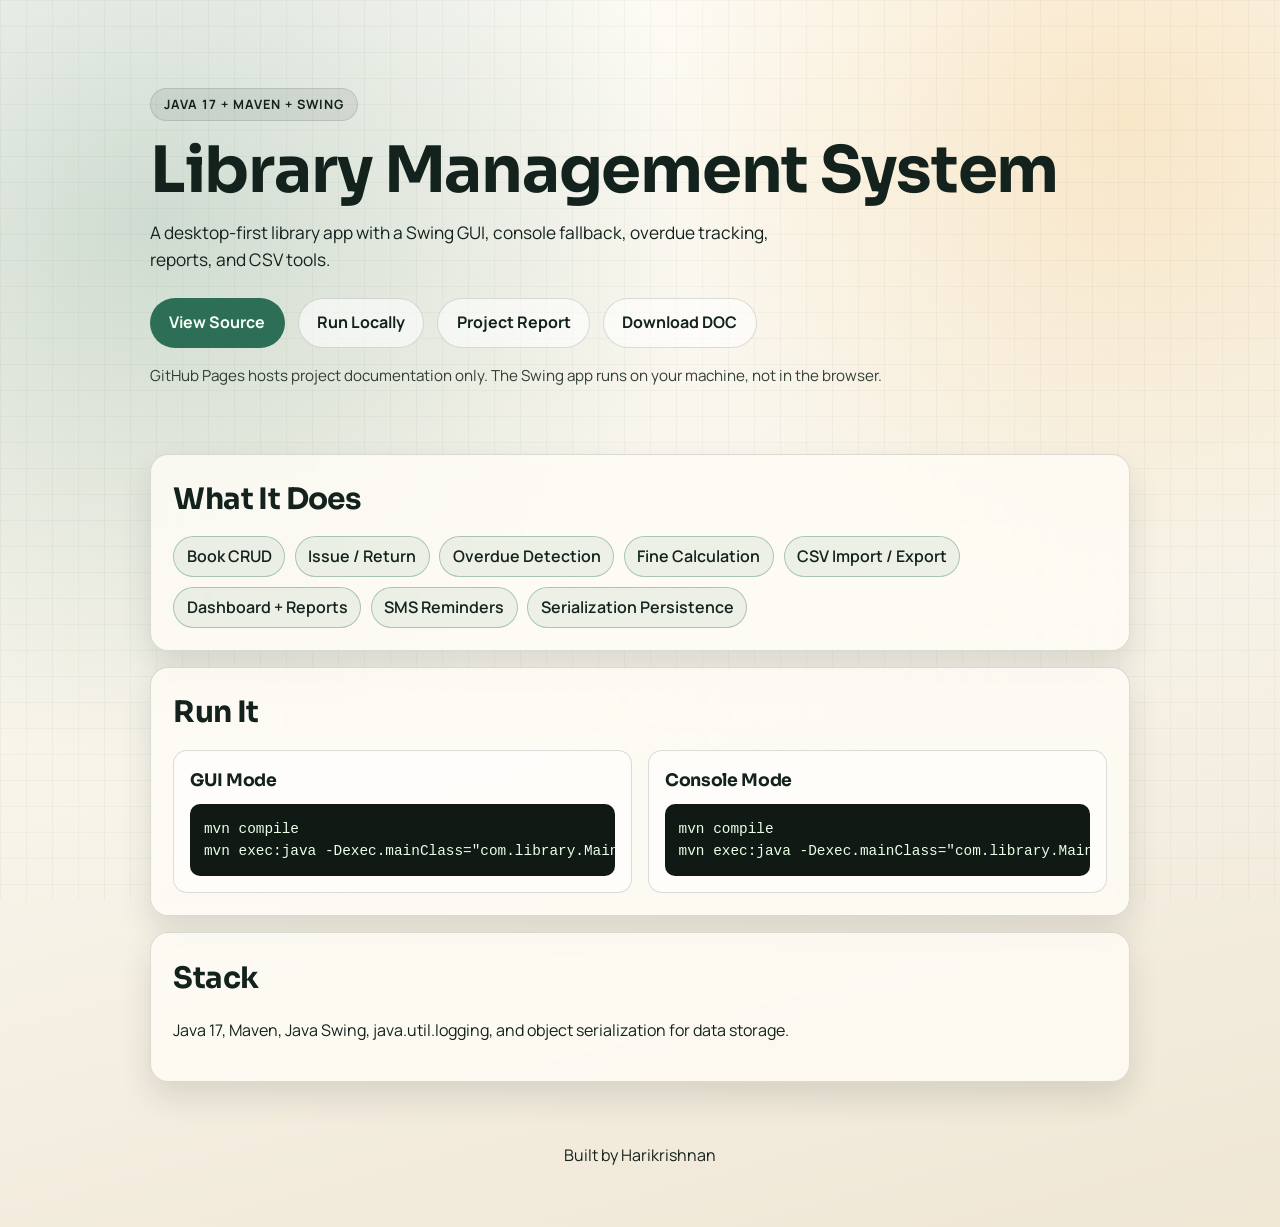
<file: docs/index.html>
<!doctype html>
<html lang="en">
<head>
  <meta charset="UTF-8">
  <meta name="viewport" content="width=device-width, initial-scale=1.0">
  <title>Library Management System</title>
  <meta name="description" content="Java Swing Library Management System: features, setup steps, and run commands.">
  <link rel="preconnect" href="https://fonts.googleapis.com">
  <link rel="preconnect" href="https://fonts.gstatic.com" crossorigin>
  <link href="https://fonts.googleapis.com/css2?family=Manrope:wght@400;600;700;800&family=Sora:wght@500;700&display=swap" rel="stylesheet">
  <link rel="stylesheet" href="styles.css">
</head>
<body>
  <div class="backdrop" aria-hidden="true"></div>

  <header class="hero reveal">
    <p class="eyebrow">Java 17 + Maven + Swing</p>
    <h1>Library Management System</h1>
    <p class="subtitle">
      A desktop-first library app with a Swing GUI, console fallback, overdue tracking, reports, and CSV tools.
    </p>
    <div class="hero-actions">
      <a class="btn primary" href="https://github.com/Harikrishnan120A/library-management-system" target="_blank" rel="noreferrer">View Source</a>
      <a class="btn ghost" href="#run">Run Locally</a>
      <a class="btn ghost" href="project-report.html">Project Report</a>
      <a class="btn ghost" href="project-report.doc" download>Download DOC</a>
    </div>
    <p class="note">GitHub Pages hosts project documentation only. The Swing app runs on your machine, not in the browser.</p>
  </header>

  <main>
    <section class="panel reveal" id="features">
      <h2>What It Does</h2>
      <div class="chips" role="list" aria-label="Feature list">
        <span role="listitem">Book CRUD</span>
        <span role="listitem">Issue / Return</span>
        <span role="listitem">Overdue Detection</span>
        <span role="listitem">Fine Calculation</span>
        <span role="listitem">CSV Import / Export</span>
        <span role="listitem">Dashboard + Reports</span>
        <span role="listitem">SMS Reminders</span>
        <span role="listitem">Serialization Persistence</span>
      </div>
    </section>

    <section class="panel reveal" id="run">
      <h2>Run It</h2>
      <div class="grid">
        <article>
          <h3>GUI Mode</h3>
          <pre><code>mvn compile
mvn exec:java -Dexec.mainClass="com.library.Main"</code></pre>
        </article>
        <article>
          <h3>Console Mode</h3>
          <pre><code>mvn compile
mvn exec:java -Dexec.mainClass="com.library.Main" -Dexec.args="--console"</code></pre>
        </article>
      </div>
    </section>

    <section class="panel reveal" id="stack">
      <h2>Stack</h2>
      <p>Java 17, Maven, Java Swing, java.util.logging, and object serialization for data storage.</p>
    </section>
  </main>

  <footer class="reveal">
    <p>Built by Harikrishnan</p>
  </footer>

  <script>
    const nodes = document.querySelectorAll('.reveal');
    const io = new IntersectionObserver((entries) => {
      entries.forEach((entry) => {
        if (entry.isIntersecting) {
          entry.target.classList.add('visible');
          io.unobserve(entry.target);
        }
      });
    }, { threshold: 0.2 });

    nodes.forEach((node, index) => {
      node.style.transitionDelay = `${index * 60}ms`;
      io.observe(node);
    });
  </script>
</body>
</html>
</file>
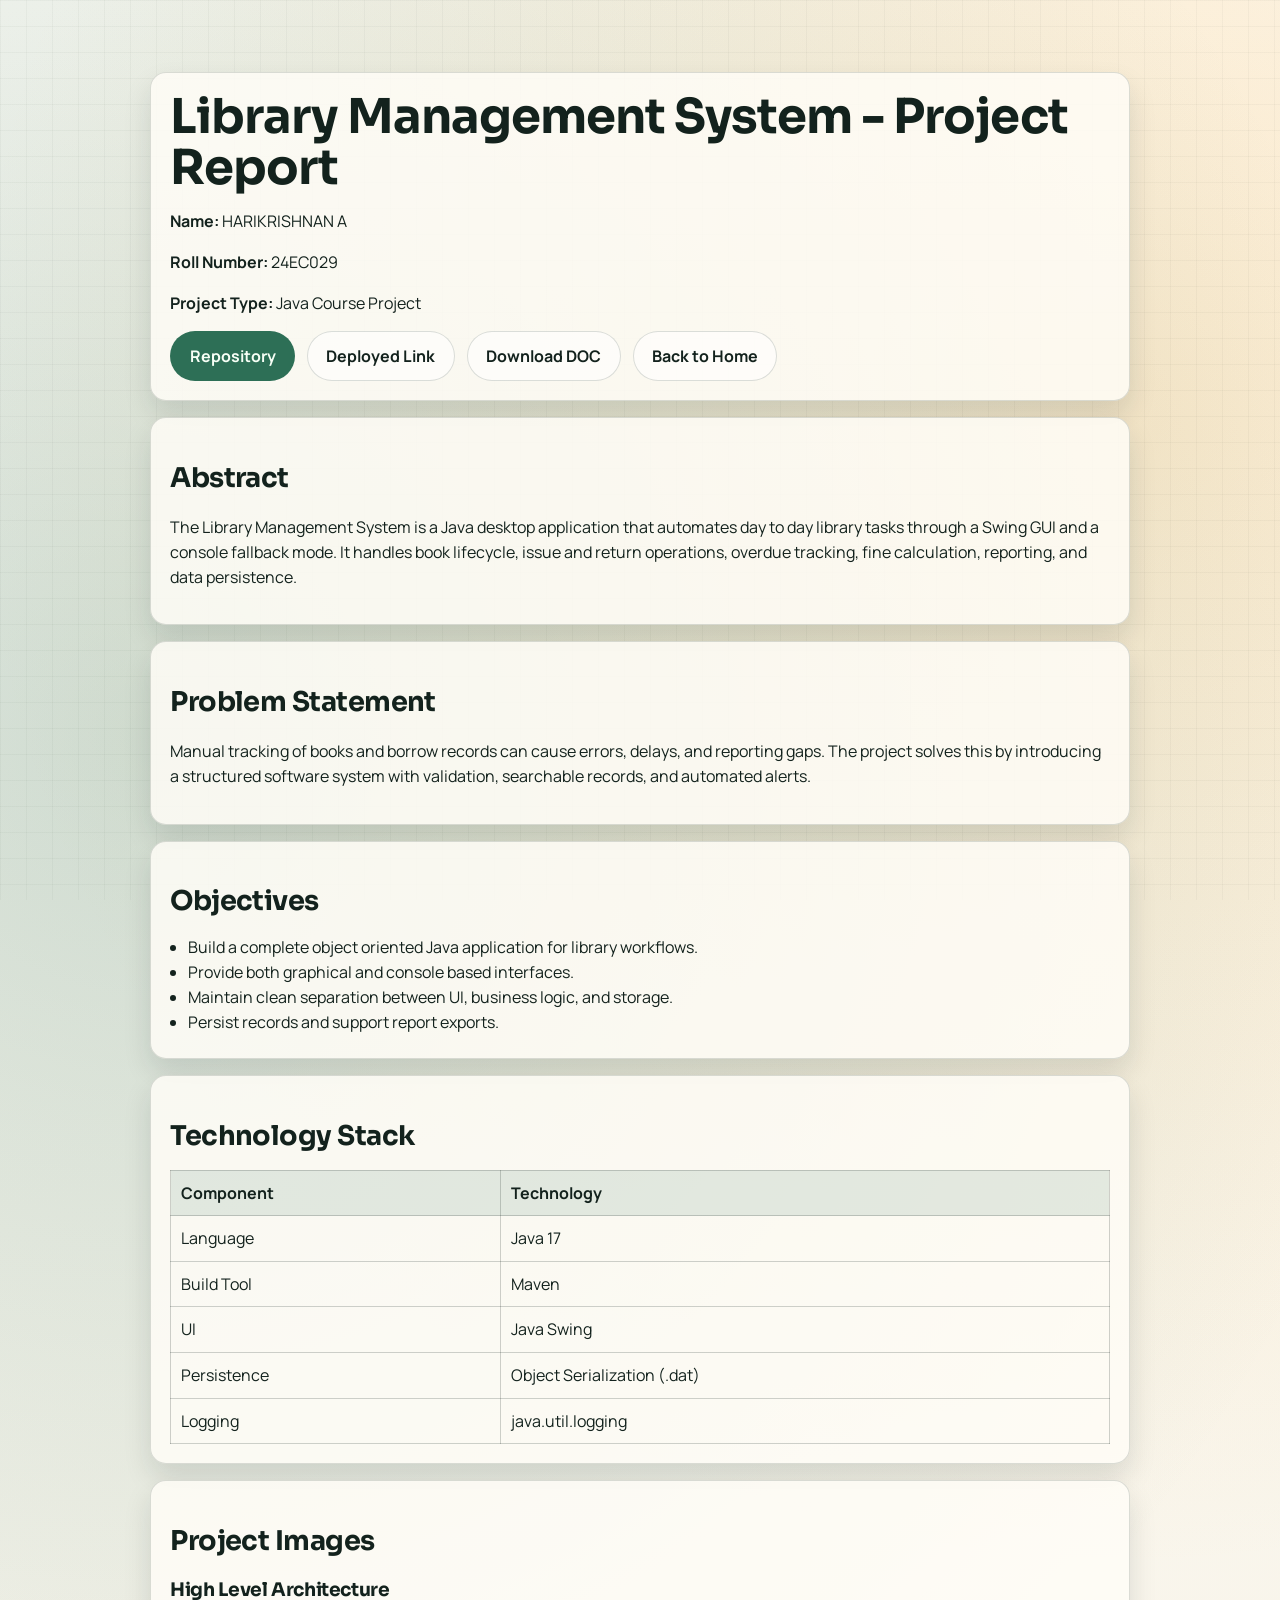
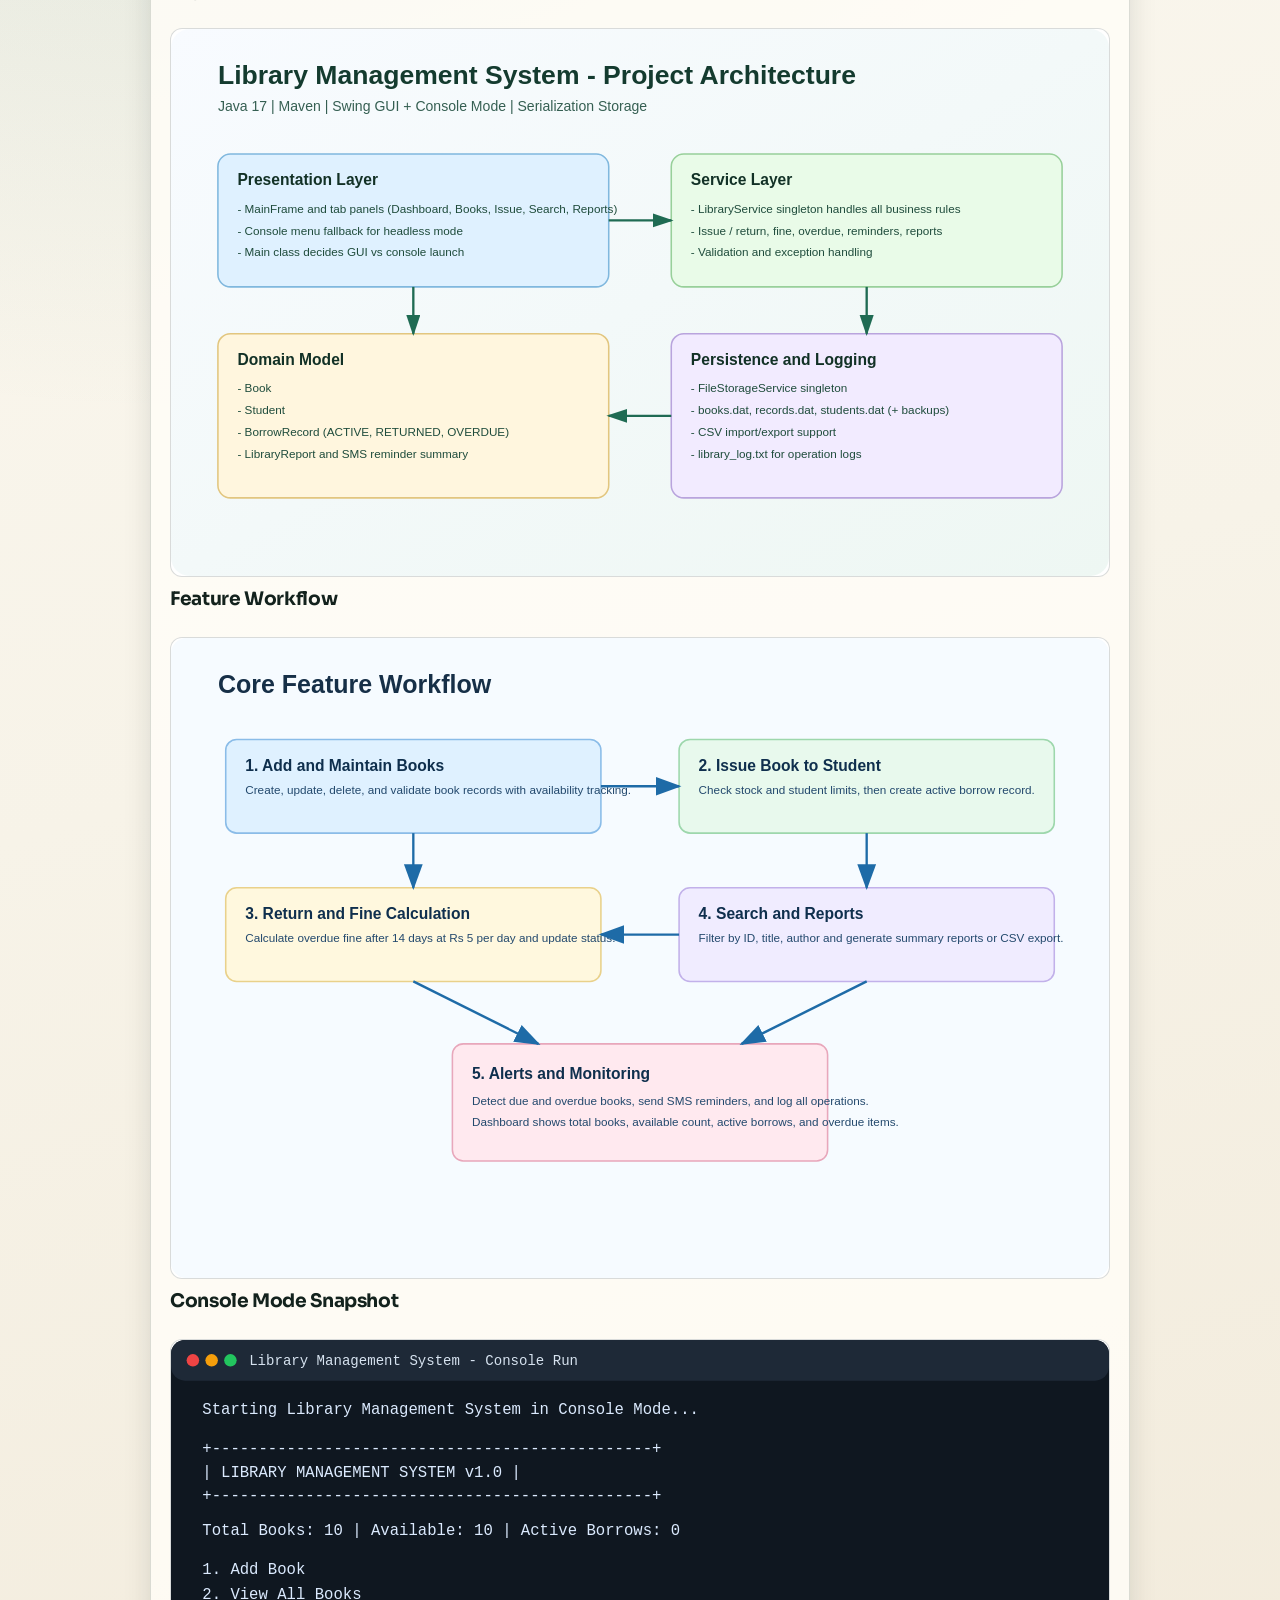
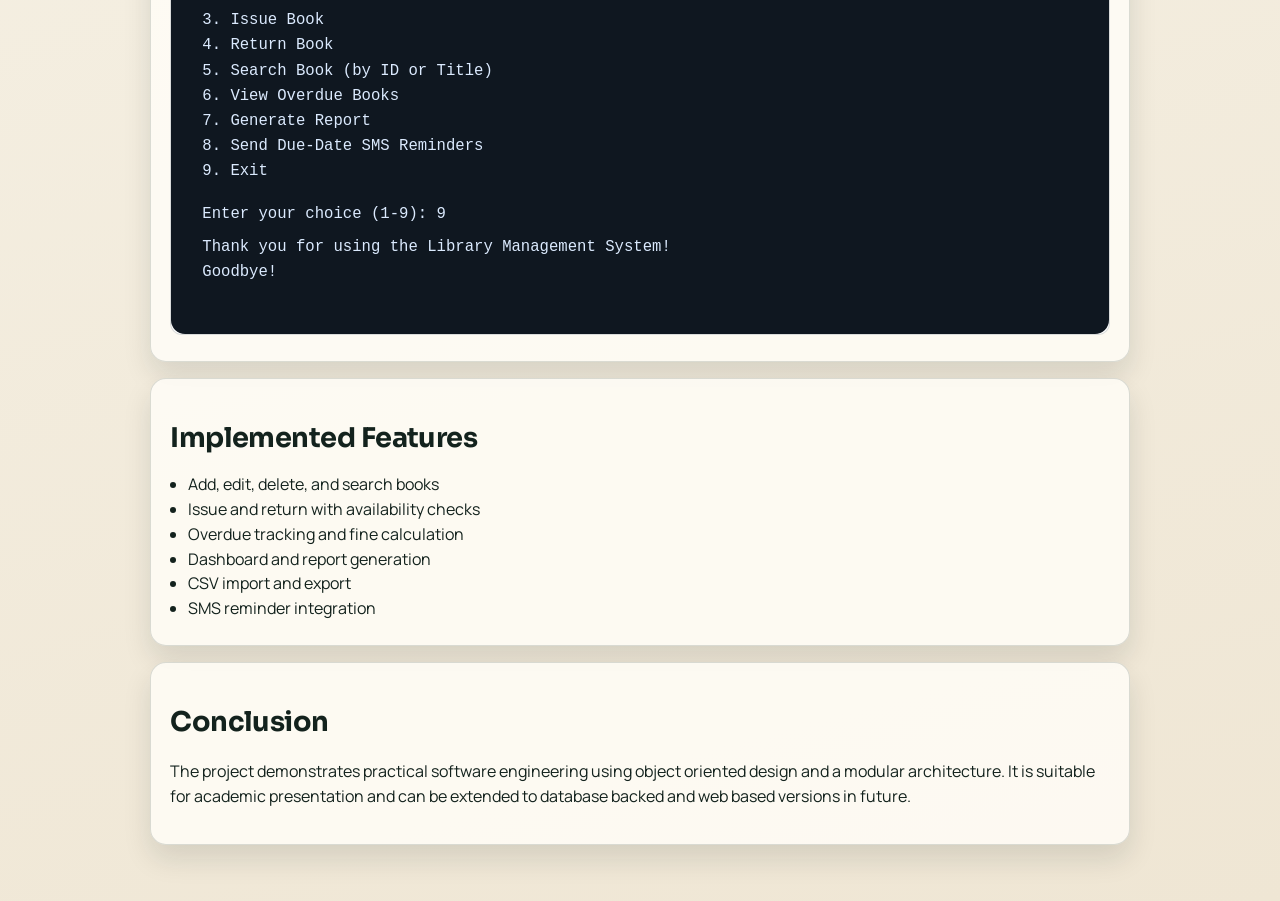
<file: docs/project-report.html>
<!doctype html>
<html lang="en">
<head>
  <meta charset="UTF-8">
  <meta name="viewport" content="width=device-width, initial-scale=1.0">
  <title>Project Report - Library Management System</title>
  <meta name="description" content="Project report for Library Management System by Harikrishnan A.">
  <link rel="preconnect" href="https://fonts.googleapis.com">
  <link rel="preconnect" href="https://fonts.gstatic.com" crossorigin>
  <link href="https://fonts.googleapis.com/css2?family=Manrope:wght@400;600;700;800&family=Sora:wght@500;700&display=swap" rel="stylesheet">
  <link rel="stylesheet" href="styles.css">
  <style>
    .report-page {
      width: min(980px, 92vw);
      margin: 0 auto;
      padding: 3.5rem 0 2.5rem;
    }

    .report-page h1,
    .report-page h2,
    .report-page h3 {
      font-family: "Sora", "Trebuchet MS", sans-serif;
      margin: 0 0 0.8rem;
    }

    .report-page h1 {
      font-size: clamp(2rem, 4.8vw, 3rem);
    }

    .report-page h2 {
      font-size: clamp(1.25rem, 2.8vw, 1.7rem);
      margin-top: 1.2rem;
    }

    .report-card {
      background: rgba(255, 253, 247, 0.84);
      border: 1px solid rgba(19, 34, 29, 0.15);
      border-radius: 16px;
      box-shadow: 0 14px 28px rgba(19, 34, 29, 0.12);
      padding: 1.2rem;
      margin: 1rem 0;
    }

    .report-page table {
      width: 100%;
      border-collapse: collapse;
      margin-top: 0.6rem;
    }

    .report-page th,
    .report-page td {
      border: 1px solid rgba(19, 34, 29, 0.2);
      padding: 0.62rem;
      text-align: left;
    }

    .report-page th {
      background: rgba(45, 111, 86, 0.12);
    }

    .report-page ul {
      padding-left: 1.1rem;
      margin: 0.4rem 0 0.3rem;
    }

    .report-page img {
      width: 100%;
      border-radius: 12px;
      border: 1px solid rgba(19, 34, 29, 0.16);
      background: #fff;
      margin-top: 0.7rem;
    }

    .top-actions {
      display: flex;
      gap: 0.75rem;
      flex-wrap: wrap;
      margin-top: 1rem;
    }
  </style>
</head>
<body>
  <div class="backdrop" aria-hidden="true"></div>

  <main class="report-page">
    <section class="report-card reveal visible">
      <h1>Library Management System - Project Report</h1>
      <p><strong>Name:</strong> HARIKRISHNAN A</p>
      <p><strong>Roll Number:</strong> 24EC029</p>
      <p><strong>Project Type:</strong> Java Course Project</p>
      <div class="top-actions">
        <a class="btn primary" href="https://github.com/Harikrishnan120A/library-management-system" target="_blank" rel="noreferrer">Repository</a>
        <a class="btn ghost" href="https://harikrishnan120a.github.io/library-management-system/" target="_blank" rel="noreferrer">Deployed Link</a>
        <a class="btn ghost" href="project-report.doc" download>Download DOC</a>
        <a class="btn ghost" href="index.html">Back to Home</a>
      </div>
    </section>

    <section class="report-card reveal visible">
      <h2>Abstract</h2>
      <p>The Library Management System is a Java desktop application that automates day to day library tasks through a Swing GUI and a console fallback mode. It handles book lifecycle, issue and return operations, overdue tracking, fine calculation, reporting, and data persistence.</p>
    </section>

    <section class="report-card reveal visible">
      <h2>Problem Statement</h2>
      <p>Manual tracking of books and borrow records can cause errors, delays, and reporting gaps. The project solves this by introducing a structured software system with validation, searchable records, and automated alerts.</p>
    </section>

    <section class="report-card reveal visible">
      <h2>Objectives</h2>
      <ul>
        <li>Build a complete object oriented Java application for library workflows.</li>
        <li>Provide both graphical and console based interfaces.</li>
        <li>Maintain clean separation between UI, business logic, and storage.</li>
        <li>Persist records and support report exports.</li>
      </ul>
    </section>

    <section class="report-card reveal visible">
      <h2>Technology Stack</h2>
      <table>
        <thead>
          <tr>
            <th>Component</th>
            <th>Technology</th>
          </tr>
        </thead>
        <tbody>
          <tr>
            <td>Language</td>
            <td>Java 17</td>
          </tr>
          <tr>
            <td>Build Tool</td>
            <td>Maven</td>
          </tr>
          <tr>
            <td>UI</td>
            <td>Java Swing</td>
          </tr>
          <tr>
            <td>Persistence</td>
            <td>Object Serialization (.dat)</td>
          </tr>
          <tr>
            <td>Logging</td>
            <td>java.util.logging</td>
          </tr>
        </tbody>
      </table>
    </section>

    <section class="report-card reveal visible">
      <h2>Project Images</h2>
      <h3>High Level Architecture</h3>
      <img src="images/project-architecture.svg" alt="Library Management System architecture diagram">
      <h3>Feature Workflow</h3>
      <img src="images/feature-workflow.svg" alt="Feature workflow diagram showing issue return report flow">
      <h3>Console Mode Snapshot</h3>
      <img src="images/console-output.svg" alt="Console mode sample output">
    </section>

    <section class="report-card reveal visible">
      <h2>Implemented Features</h2>
      <ul>
        <li>Add, edit, delete, and search books</li>
        <li>Issue and return with availability checks</li>
        <li>Overdue tracking and fine calculation</li>
        <li>Dashboard and report generation</li>
        <li>CSV import and export</li>
        <li>SMS reminder integration</li>
      </ul>
    </section>

    <section class="report-card reveal visible">
      <h2>Conclusion</h2>
      <p>The project demonstrates practical software engineering using object oriented design and a modular architecture. It is suitable for academic presentation and can be extended to database backed and web based versions in future.</p>
    </section>
  </main>
</body>
</html>
</file>
<file: docs/styles.css>
:root {
  --paper: #f7f3e8;
  --ink: #13221d;
  --leaf: #2d6f56;
  --leaf-deep: #1d4f3d;
  --gold: #f0b24f;
  --card: rgba(255, 253, 247, 0.8);
  --border: rgba(19, 34, 29, 0.15);
  --shadow: 0 16px 32px rgba(19, 34, 29, 0.12);
}

* {
  box-sizing: border-box;
}

html,
body {
  margin: 0;
  padding: 0;
}

body {
  min-height: 100vh;
  font-family: "Manrope", "Segoe UI", sans-serif;
  color: var(--ink);
  background:
    radial-gradient(circle at 12% 18%, rgba(45, 111, 86, 0.22), transparent 36%),
    radial-gradient(circle at 88% 10%, rgba(240, 178, 79, 0.25), transparent 30%),
    linear-gradient(165deg, #fffdf8 0%, var(--paper) 55%, #efe6d4 100%);
  line-height: 1.55;
}

.backdrop {
  position: fixed;
  inset: 0;
  background-image:
    linear-gradient(90deg, rgba(19, 34, 29, 0.03) 1px, transparent 1px),
    linear-gradient(180deg, rgba(19, 34, 29, 0.03) 1px, transparent 1px);
  background-size: 26px 26px;
  pointer-events: none;
  z-index: -1;
}

main,
header,
footer {
  width: min(980px, 92vw);
  margin: 0 auto;
}

.hero {
  padding: 5.5rem 0 2.2rem;
}

.eyebrow {
  display: inline-block;
  margin: 0;
  padding: 0.35rem 0.8rem;
  background: rgba(19, 34, 29, 0.08);
  border: 1px solid rgba(19, 34, 29, 0.12);
  border-radius: 999px;
  font-size: 0.8rem;
  font-weight: 700;
  letter-spacing: 0.08em;
  text-transform: uppercase;
}

h1,
h2,
h3 {
  font-family: "Sora", "Trebuchet MS", sans-serif;
  letter-spacing: -0.02em;
  margin: 0;
}

h1 {
  margin-top: 1rem;
  font-size: clamp(2.2rem, 5vw, 4.1rem);
  line-height: 1.05;
}

.subtitle {
  max-width: 60ch;
  margin-top: 1rem;
  font-size: 1.08rem;
}

.hero-actions {
  margin-top: 1.5rem;
  display: flex;
  gap: 0.8rem;
  flex-wrap: wrap;
}

.btn {
  display: inline-flex;
  align-items: center;
  justify-content: center;
  border-radius: 999px;
  padding: 0.72rem 1.15rem;
  font-weight: 700;
  text-decoration: none;
  border: 1px solid transparent;
  transition: transform 0.2s ease, box-shadow 0.2s ease, background 0.2s ease;
}

.btn:hover {
  transform: translateY(-2px);
  box-shadow: var(--shadow);
}

.btn.primary {
  background: var(--leaf);
  color: #f7fff6;
}

.btn.primary:hover {
  background: var(--leaf-deep);
}

.btn.ghost {
  border-color: var(--border);
  color: var(--ink);
  background: rgba(255, 255, 255, 0.58);
}

.note {
  margin-top: 1rem;
  font-size: 0.95rem;
  opacity: 0.86;
}

.panel {
  background: var(--card);
  border: 1px solid var(--border);
  border-radius: 18px;
  box-shadow: var(--shadow);
  padding: 1.4rem;
  margin: 1rem 0;
  backdrop-filter: blur(4px);
}

.panel h2 {
  margin-bottom: 0.85rem;
  font-size: clamp(1.35rem, 2.7vw, 1.85rem);
}

.chips {
  display: flex;
  flex-wrap: wrap;
  gap: 0.6rem;
}

.chips span {
  border: 1px solid rgba(45, 111, 86, 0.35);
  background: rgba(45, 111, 86, 0.08);
  border-radius: 999px;
  padding: 0.44rem 0.78rem;
  font-weight: 600;
}

.grid {
  display: grid;
  grid-template-columns: repeat(2, minmax(0, 1fr));
  gap: 1rem;
}

article {
  background: rgba(255, 255, 255, 0.62);
  border: 1px solid var(--border);
  border-radius: 14px;
  padding: 1rem;
}

article h3 {
  margin-bottom: 0.65rem;
  font-size: 1.08rem;
}

pre {
  margin: 0;
  overflow-x: auto;
  padding: 0.85rem;
  border-radius: 10px;
  background: #101914;
  color: #e9ffe6;
}

code {
  font-family: "Consolas", "Courier New", monospace;
  font-size: 0.9rem;
}

footer {
  padding: 1.8rem 0 2.7rem;
  text-align: center;
  opacity: 0.78;
}

.reveal {
  opacity: 0;
  transform: translateY(10px);
  transition: opacity 0.5s ease, transform 0.5s ease;
}

.reveal.visible {
  opacity: 1;
  transform: translateY(0);
}

@media (max-width: 780px) {
  .hero {
    padding-top: 4.2rem;
  }

  .grid {
    grid-template-columns: 1fr;
  }

  .panel {
    padding: 1.1rem;
  }
}
</file>
